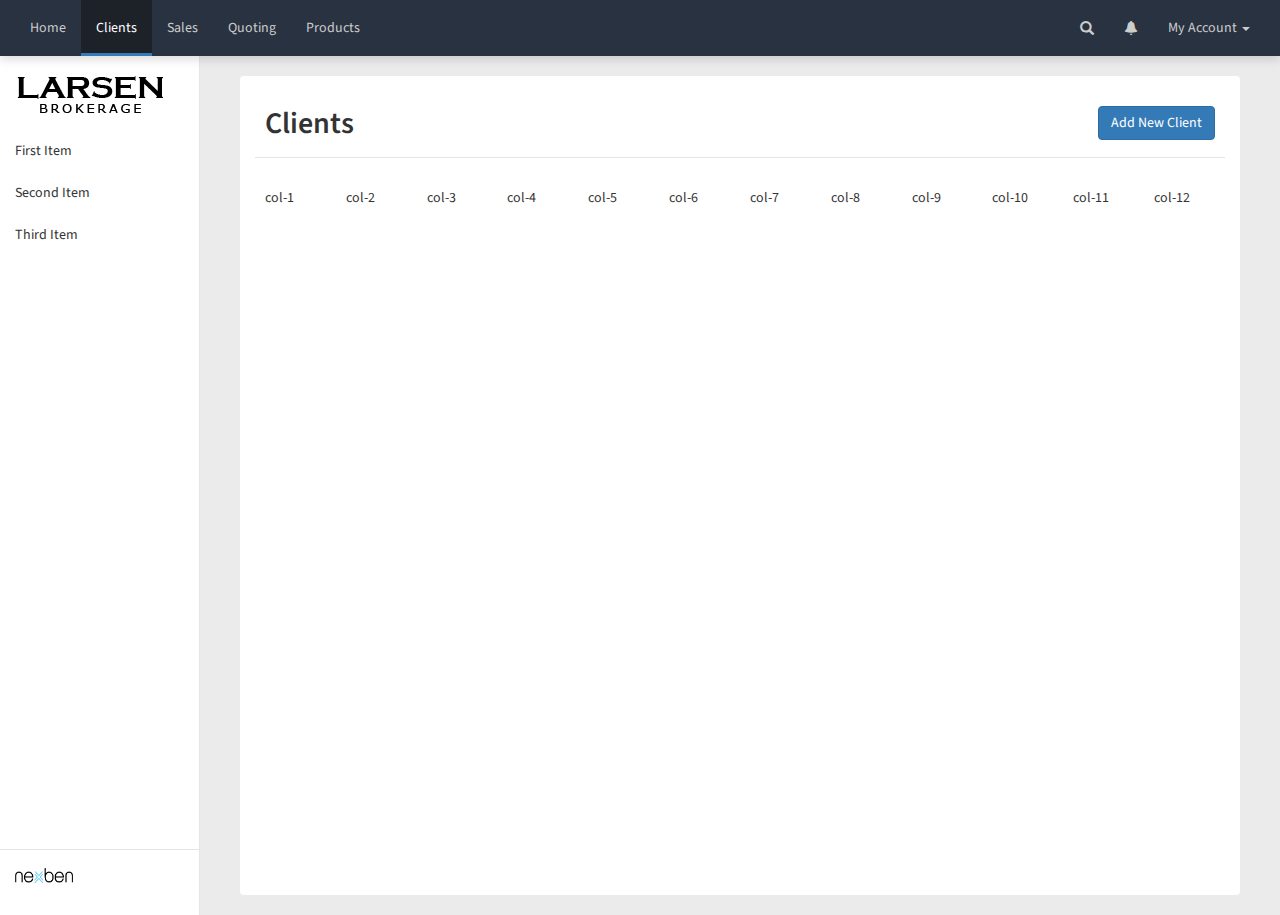
<file: index.html>
<!DOCTYPE html>
<html lang="en">
  <head>
    <!-- Required meta tags -->
    <meta charset="utf-8">
    <meta http-equiv="X-UA-Compatible" content="IE=edge">
    <meta name="viewport" content="width=device-width, initial-scale=1">

    <!-- Bootstrap CSS -->
    <link href="bootstrap-3.3-2.7-dist/css/bootstrap.css" rel="stylesheet">
		<link href="https://fonts.googleapis.com/css?family=Source+Sans+Pro:300,300i,400,400i,600,600i,700,700i" rel="stylesheet">
  </head>
  <body>
    
    <nav class="navbar navbar-inverse navbar-fixed-top">
      <div class="container-fluid">
        <!-- Brand and toggle get grouped for better mobile display -->
        <div class="navbar-header">
          <button type="button" class="navbar-toggle collapsed" data-toggle="collapse" data-target="#bs-example-navbar-collapse-1" aria-expanded="false">
            <span class="sr-only">Toggle navigation</span>
            <span class="icon-bar"></span>
            <span class="icon-bar"></span>
            <span class="icon-bar"></span>
          </button>
          
        </div>

        <!-- Collect the nav links, forms, and other content for toggling -->
        <div class="collapse navbar-collapse" id="bs-example-navbar-collapse-1">
          <ul class="nav navbar-nav">
            <li><a href="dashboard.html">Home</a></li>
            <li class="active"><a href="#">Clients<span class="sr-only">(current)</span></a></li>
            <li><a href="#">Sales</a></li> 
            <li><a href="quoting.html">Quoting</a></li> 
            <li><a href="#">Products</a></li> 
          </ul>

          <ul class="nav navbar-nav navbar-right">
            <li><a class="glyphicon glyphicon-search" href="#"></a></li>
            <li><a class="glyphicon glyphicon-bell" href="#"></a></li>
            <li class="dropdown">
              <a href="#" class="dropdown-toggle" data-toggle="dropdown" role="button" aria-haspopup="true" aria-expanded="false">My Account <span class="caret"></span></a>
              <ul class="dropdown-menu">
                <li><a href="#">My Profile</a></li>
                <li><a href="#">Agency Profile</a></li>
                <li><a href="#">Appointments</a></li>
                <li role="separator" class="divider"></li>
                <li><a href="#">Logout</a></li>
              </ul>
            </li>
          </ul>
        </div><!-- /.navbar-collapse -->
      </div><!-- /.container-fluid -->
			
			<!-- Breadcrumb bar hidden -->
			<div class="navbar breadcrumb-fixed hidden">
        <div class="container-fluid">
            <ul class="breadcrumb">
                <li><a href="#">First Item</a></li>
                <li><a href="#">Second Item</a></li>
                <li><a class="active" href="#">Third Item</a></li>
            </ul>
        </div>
    </div>
    </nav>

			<section class="sidebar hidden-xs">
				<div class="logo-area-container">
					<div class="logo-area">
						<img src="imgs/Larsen_Logo@0.5x.png">
					</div>
				</div>
				<!-- Small back button on sidenav currently hidden -->
				<div class="sidebar-back hidden">
					<a><span class="glyphicon glyphicon-menu-left"></span>Back to last page</a>
				</div>
				<ul class="nav nav-pills nav-stacked">	
					<li role="presentation"><a href="#">First Item</a></li>
					<li role="presentation"><a href="#">Second Item</a></li>
					<li role="presentation"><a href="#">Third Item</a></li>
				</ul>
				<div class="secondary-logo-area-container">
					<a href="https://www.nexben.com" class="secondary-logo-area">
						<img src="imgs/Nexben-Logo-Primary-200px.png">
					</a>
				</div>
			</section>

			<section class="workspace">
				<div class="workspace-area">
					<div class="row workspace-header">	
						<div class="col-sm-9">
							<h2 class="no-margin">Clients</h2>
						</div>
						<div class="col-sm-3">
							<a class="pull-right btn btn-primary hidden-xs">Add New Client</a>
						</div>
					</div>

					<div class="row workspace-content">
						<div class="col-sm-1">col-1</div>
						<div class="col-sm-1">col-2</div>
						<div class="col-sm-1">col-3</div>
						<div class="col-sm-1">col-4</div>
						<div class="col-sm-1">col-5</div>
						<div class="col-sm-1">col-6</div>
						<div class="col-sm-1">col-7</div>
						<div class="col-sm-1">col-8</div>
						<div class="col-sm-1">col-9</div>
						<div class="col-sm-1">col-10</div>
						<div class="col-sm-1">col-11</div>
						<div class="col-sm-1">col-12</div>
					</div>

				</div>
			</section>

			<section>
			</section>


		
    <script src="https://ajax.googleapis.com/ajax/libs/jquery/1.12.4/jquery.min.js"></script>
    <script src="bootstrap-3.3-2.7-dist/js/bootstrap.js"></script>
  </body>
</html>
</file>
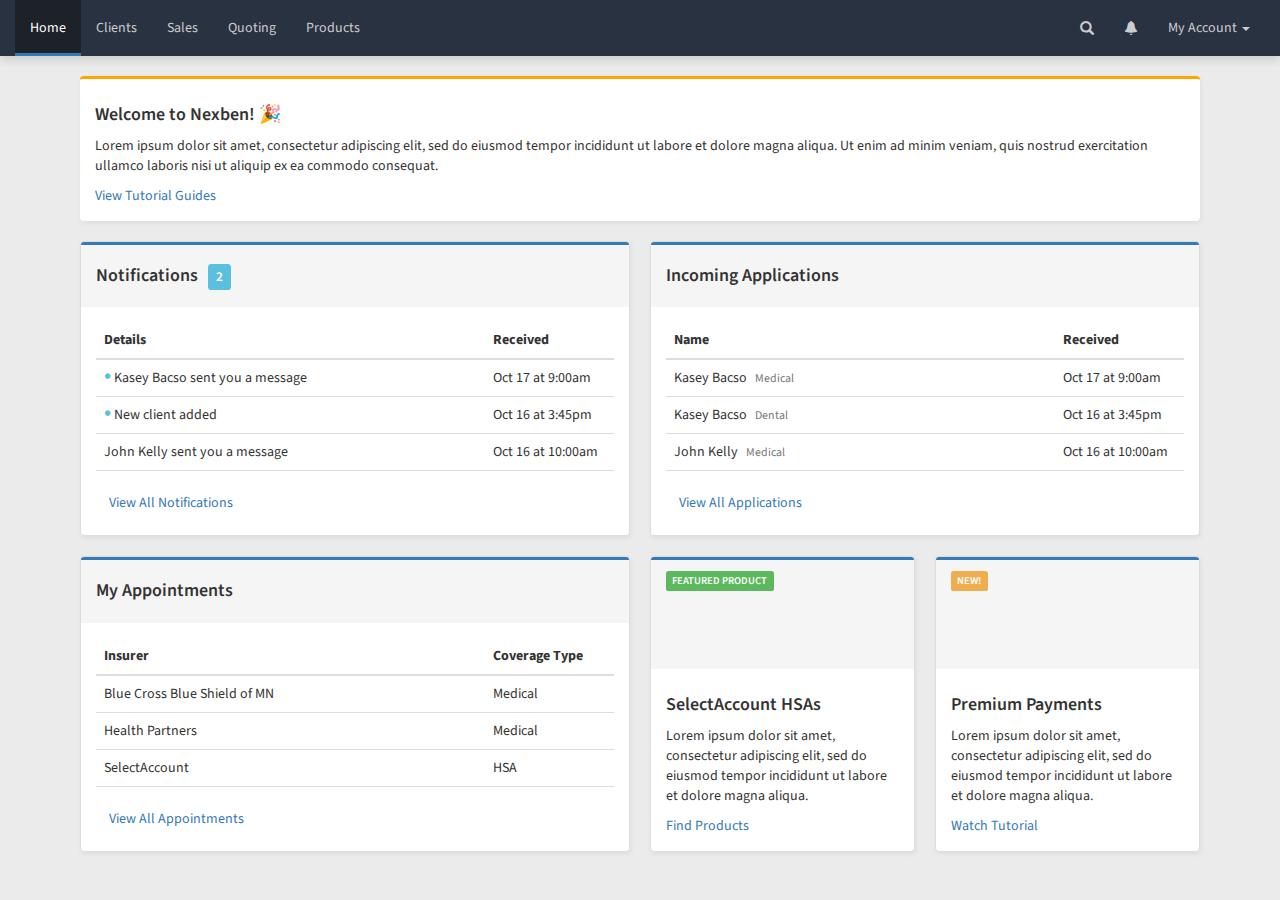
<file: dashboard.html>
<!DOCTYPE html>
<html lang="en">
  <head>
    <!-- Required meta tags -->
    <meta charset="utf-8">
    <meta http-equiv="X-UA-Compatible" content="IE=edge">
    <meta name="viewport" content="width=device-width, initial-scale=1">

    <!-- Bootstrap CSS -->
    <link href="bootstrap-3.3-2.7-dist/css/bootstrap.css" rel="stylesheet">
		<link href="https://fonts.googleapis.com/css?family=Source+Sans+Pro:300,300i,400,400i,600,600i,700,700i" rel="stylesheet">
  </head>
  <body>
    
    <nav class="navbar navbar-inverse navbar-fixed-top">
      <div class="container-fluid">
        <!-- Brand and toggle get grouped for better mobile display -->
        <div class="navbar-header">
          <button type="button" class="navbar-toggle collapsed" data-toggle="collapse" data-target="#bs-example-navbar-collapse-1" aria-expanded="false">
            <span class="sr-only">Toggle navigation</span>
            <span class="icon-bar"></span>
            <span class="icon-bar"></span>
            <span class="icon-bar"></span>
          </button>
          
        </div>

        <!-- Collect the nav links, forms, and other content for toggling -->
        <div class="collapse navbar-collapse" id="bs-example-navbar-collapse-1">
          <ul class="nav navbar-nav">
            <li class="active"><a href="#">Home<span class="sr-only">(current)</span></a></li>
            <li><a href="index.html">Clients</a></li>
            <li><a href="#">Sales</a></li> 
            <li><a href="quoting.html">Quoting</a></li> 
            <li><a href="#">Products</a></li> 
          </ul>

          <ul class="nav navbar-nav navbar-right">
            <li><a class="glyphicon glyphicon-search" href="#"></a></li>
            <li><a class="glyphicon glyphicon-bell" href="#"></a></li>
            <li class="dropdown">
              <a href="#" class="dropdown-toggle" data-toggle="dropdown" role="button" aria-haspopup="true" aria-expanded="false">My Account <span class="caret"></span></a>
              <ul class="dropdown-menu">
                <li><a href="#">My Profile</a></li>
                <li><a href="#">Agency Profile</a></li>
                <li><a href="#">Appointments</a></li>
                <li role="separator" class="divider"></li>
                <li><a href="#">Logout</a></li>
              </ul>
            </li>
          </ul>
        </div><!-- /.navbar-collapse -->
      </div><!-- /.container-fluid -->
			</nav>
		
		<div class="dashboard">
			<div class="container">
				
				<div class="row">
					<div class="module" style="border-top: 3px solid orange;">
						<h4>Welcome to Nexben! 🎉</h4>
						<p>Lorem ipsum dolor sit amet, consectetur adipiscing elit, sed do eiusmod tempor incididunt ut labore et dolore magna aliqua. Ut enim ad minim veniam, quis nostrud exercitation ullamco laboris nisi ut aliquip ex ea commodo consequat.</p>
						<a>View Tutorial Guides</a>
					</div>
				</div>
				
				<div class="col-sm-6">
					<div class="panel panel-default">
						<div class="panel-heading">
							<h4>Notifications<span class="label label-info">2</span></h4>
						</div>
						<div class="panel-body">
							<table class="table table-hover">
								<thead>
									<tr>
										<th class="col-sm-9">Details</th>
										<th class="col-sm-3">Received</th>
									</tr>
								</thead>
								<tbody>
									<tr>
										<td><span class="indicator"></span>Kasey Bacso sent you a message</td>
										<td>Oct 17 at 9:00am</td>
									</tr>
									<tr>
										<td><span class="indicator"></span>New client added</td>
										<td>Oct 16 at 3:45pm</td>
									</tr>
									<tr>
										<td>John Kelly sent you a message</td>
										<td>Oct 16 at 10:00am</td>
									</tr>
								</tbody>
							</table>
						</div>
						<div class="panel-footer">
							<a href="#" class="btn btn-link">View All Notifications</a>
						</div>
					</div>
				</div>
				
				<div class="col-sm-6">
					<div class="panel panel-default">
						<div class="panel-heading">
							<h4>Incoming Applications</h4>
						</div>
						<div class="panel-body">
							<table class="table table-hover">
								<thead>
									<tr>
										<th class="col-sm-9">Name</th>
										<th class="col-sm-3">Received</th>
									</tr>
								</thead>
								<tbody>
									<tr>
										<td>Kasey Bacso<span class="small">Medical</span></td>
										<td>Oct 17 at 9:00am</td>
									</tr>
									<tr>
										<td>Kasey Bacso<span class="small">Dental</span></td>
										<td>Oct 16 at 3:45pm</td>
									</tr>
									<tr>
										<td>John Kelly<span class="small">Medical</span></td>
										<td>Oct 16 at 10:00am</td>
									</tr>
								</tbody>
							</table>
						</div>
						<div class="panel-footer">
							<a href="#" class="btn btn-link">View All Applications</a>
						</div>
					</div>
				</div>
				
				<div class="col-sm-6">
						<div class="panel panel-default">
							<div class="panel-heading">
								<h4>My Appointments</h4>
							</div>
							<div class="panel-body">
								<table class="table table-hover">
									<thead>
										<tr>
											<th class="col-sm-9">Insurer</th>
											<th class="col-sm-3">Coverage Type</th>
										</tr>
									</thead>
									<tbody>
										<tr>
											<td>Blue Cross Blue Shield of MN</td>
											<td>Medical</td>
										</tr>
										<tr>
											<td>Health Partners</td>
											<td>Medical</td>
										</tr>
										<tr>
											<td>SelectAccount</td>
											<td>HSA</td>
										</tr>
									</tbody>
								</table>
							</div>
							<div class="panel-footer">
								<a href="#" class="btn btn-link">View All Appointments</a>
							</div>
						</div>
				</div>
				
				<div class="col-sm-3">
					<div class="panel panel-default">
						<div id="selectAccount" class="panel-heading image-card">
							<div class="label label-success">
								FEATURED PRODUCT
							</div>
						</div>
						<div class="panel-body">
							<h4>SelectAccount HSAs</h4>
							<p>Lorem ipsum dolor sit amet, consectetur adipiscing elit, sed do eiusmod tempor incididunt ut labore et dolore magna aliqua.</p>
							<a href="#">Find Products</a>
						</div>
					</div>
				</div>
				
				<div class="col-sm-3">
					<div class="panel panel-default">
						<div id="premiumPayments" class="panel-heading image-card">
							<div class="label label-warning">
								NEW! 
							</div>
						</div>
						<div class="panel-body">
							<h4>Premium Payments</h4>
							<p>Lorem ipsum dolor sit amet, consectetur adipiscing elit, sed do eiusmod tempor incididunt ut labore et dolore magna aliqua.</p>
							<a href="#">Watch Tutorial</a>
						</div>
					</div>
				</div>
				
			</div>
		</div>
		
		<script src="https://ajax.googleapis.com/ajax/libs/jquery/1.12.4/jquery.min.js"></script>
    <script src="bootstrap-3.3-2.7-dist/js/bootstrap.js"></script>
  </body>
</html>
</file>
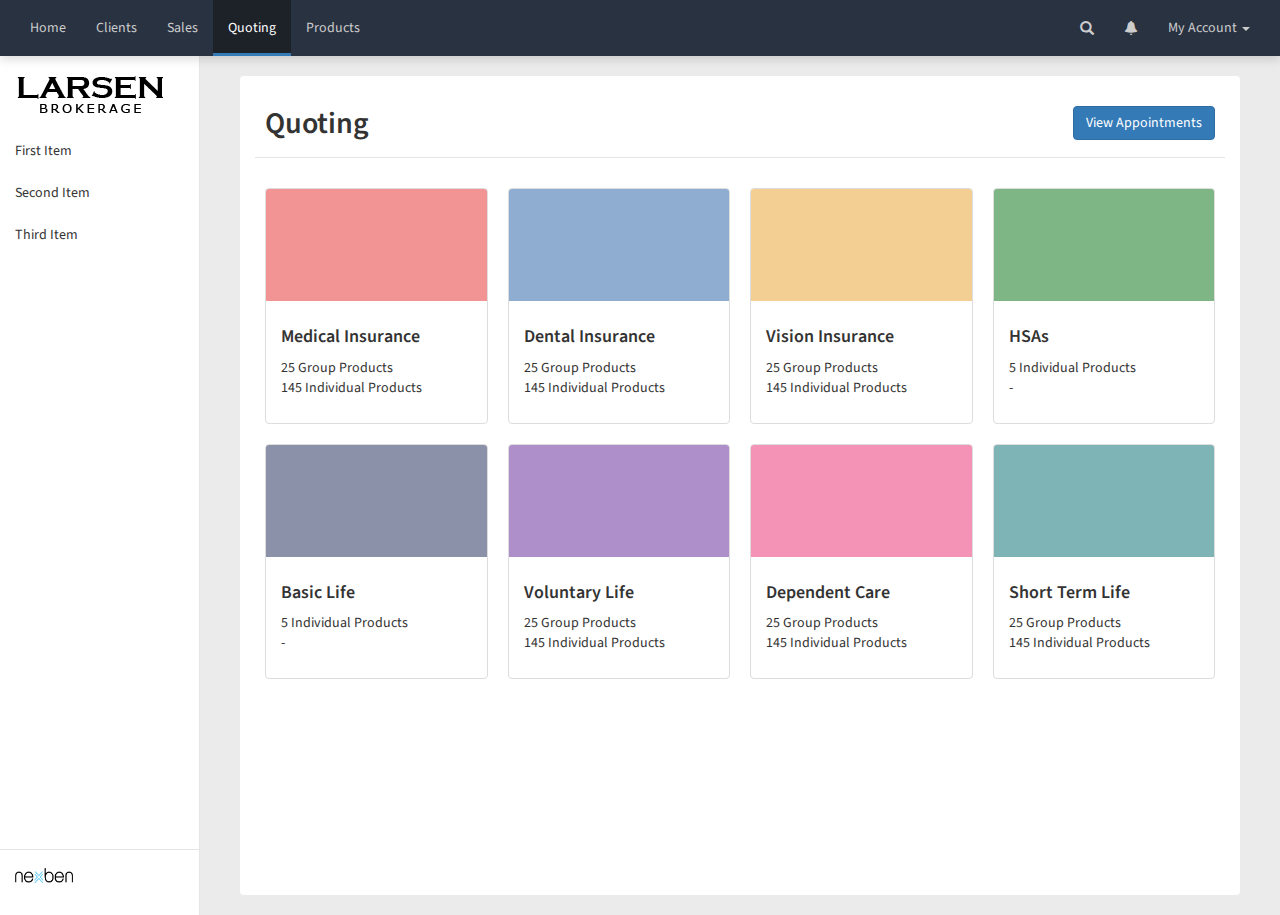
<file: quoting.html>
<!DOCTYPE html>
<html lang="en">
  <head>
    <!-- Required meta tags -->
    <meta charset="utf-8">
    <meta http-equiv="X-UA-Compatible" content="IE=edge">
    <meta name="viewport" content="width=device-width, initial-scale=1">

    <!-- Bootstrap CSS -->
    <link href="bootstrap-3.3-2.7-dist/css/bootstrap.css" rel="stylesheet">
		<link href="https://fonts.googleapis.com/css?family=Source+Sans+Pro:300,300i,400,400i,600,600i,700,700i" rel="stylesheet">
  </head>
  <body>
    
    <nav class="navbar navbar-inverse navbar-fixed-top">
      <div class="container-fluid">
        <!-- Brand and toggle get grouped for better mobile display -->
        <div class="navbar-header">
          <button type="button" class="navbar-toggle collapsed" data-toggle="collapse" data-target="#bs-example-navbar-collapse-1" aria-expanded="false">
            <span class="sr-only">Toggle navigation</span>
            <span class="icon-bar"></span>
            <span class="icon-bar"></span>
            <span class="icon-bar"></span>
          </button>
          
        </div>

        <!-- Collect the nav links, forms, and other content for toggling -->
        <div class="collapse navbar-collapse" id="bs-example-navbar-collapse-1">
          <ul class="nav navbar-nav">
            <li><a href="dashboard.html">Home</a></li>
            <li><a href="index.html">Clients</a></li>
            <li><a href="#">Sales</a></li> 
            <li class="active"><a href="#">Quoting<span class="sr-only">(current)</span></a></li> 
            <li><a href="#">Products</a></li> 
          </ul>

          <ul class="nav navbar-nav navbar-right">
            <li><a class="glyphicon glyphicon-search" href="#"></a></li>
            <li><a class="glyphicon glyphicon-bell" href="#"></a></li>
            <li class="dropdown">
              <a href="#" class="dropdown-toggle" data-toggle="dropdown" role="button" aria-haspopup="true" aria-expanded="false">My Account <span class="caret"></span></a>
              <ul class="dropdown-menu">
                <li><a href="#">My Profile</a></li>
                <li><a href="#">Agency Profile</a></li>
                <li><a href="#">Appointments</a></li>
                <li role="separator" class="divider"></li>
                <li><a href="#">Logout</a></li>
              </ul>
            </li>
          </ul>
        </div><!-- /.navbar-collapse -->
      </div><!-- /.container-fluid -->
			
			<!-- Breadcrumb bar hidden -->
			<div class="navbar breadcrumb-fixed hidden">
        <div class="container-fluid">
            <ul class="breadcrumb">
                <li><a href="#">First Item</a></li>
                <li><a href="#">Second Item</a></li>
                <li><a class="active" href="#">Third Item</a></li>
            </ul>
        </div>
    </div>
    </nav>

			<section class="sidebar hidden-xs">
				<div class="logo-area-container">
					<div class="logo-area">
						<img src="imgs/Larsen_Logo@0.5x.png">
					</div>
				</div>
				<!-- Small back button on sidenav currently hidden -->
				<div class="sidebar-back hidden">
					<a><span class="glyphicon glyphicon-menu-left"></span>Back to last page</a>
				</div>
				<ul class="nav nav-pills nav-stacked">	
					<li role="presentation"><a href="#">First Item</a></li>
					<li role="presentation"><a href="#">Second Item</a></li>
					<li role="presentation"><a href="#">Third Item</a></li>
				</ul>
				<div class="secondary-logo-area-container">
					<a href="https://www.nexben.com" class="secondary-logo-area">
						<img src="imgs/Nexben-Logo-Primary-200px.png">
					</a>
				</div>
			</section>

			<section class="workspace">
				<div class="workspace-area">
					<div class="row workspace-header">	
						<div class="col-sm-9">
							<h2 class="no-margin">Quoting</h2>
						</div>
						<div class="col-sm-3 hidden-xs">
							<a class="pull-right btn btn-primary">View Appointments</a>
						</div>
					</div>
					<div class="row workspace-content">
						<div class="col-sm-3">
							<div class="panel panel-default">
								<div id="medicalCard" class="panel-heading image-card">
								</div>
								<div class="panel-body">
									<h4>Medical Insurance</h4>
									<p class="">25 Group Products<br>145 Individual Products</p>
								</div>
							</div>
						</div>
						<div class="col-sm-3">
							<div class="panel panel-default">
								<div id="dentalCard" class="panel-heading image-card">
								</div>
								<div class="panel-body">
									<h4>Dental Insurance</h4>
									<p class="">25 Group Products<br>145 Individual Products</p>
								</div>
							</div>
						</div>
						<div class="col-sm-3">
							<div class="panel panel-default">
								<div id="visionCard" class="panel-heading image-card">
								</div>
								<div class="panel-body">
									<h4>Vision Insurance</h4>
									<p class="">25 Group Products<br>145 Individual Products</p>
								</div>
							</div>
						</div>
						<div class="col-sm-3">
							<div class="panel panel-default">
								<div id="hsaCard" class="panel-heading image-card">
								</div>
								<div class="panel-body">
									<h4>HSAs</h4>
									<p class="">5 Individual Products<br>-</p>
								</div>
							</div>
						</div>
						<div class="col-sm-3">
							<div class="panel panel-default">
								<div id="basicLifeCard" class="panel-heading image-card">
								</div>
								<div class="panel-body">
									<h4>Basic Life</h4>
									<p class="">5 Individual Products<br>-</p>
								</div>
							</div>
						</div>
						<div class="col-sm-3">
							<div class="panel panel-default">
								<div id="voluntaryLifeCard" class="panel-heading image-card">
								</div>
								<div class="panel-body">
									<h4>Voluntary Life</h4>
									<p class="">25 Group Products<br>145 Individual Products</p>
								</div>
							</div>
						</div>
						<div class="col-sm-3">
							<div class="panel panel-default">
								<div id="dependentCareCard" class="panel-heading image-card">
								</div>
								<div class="panel-body">
									<h4>Dependent Care</h4>
									<p class="">25 Group Products<br>145 Individual Products</p>
								</div>
							</div>
						</div>
						<div class="col-sm-3">
							<div class="panel panel-default">
								<div id="shortTermLifeCard" class="panel-heading image-card">
								</div>
								<div class="panel-body">
									<h4>Short Term Life</h4>
									<p class="">25 Group Products<br>145 Individual Products</p>
								</div>
							</div>
						</div>
					</div>
				</div>
			</section>

			<section>
			sdlsdjkkjsf</section>


		
    <script src="https://ajax.googleapis.com/ajax/libs/jquery/1.12.4/jquery.min.js"></script>
    <script src="bootstrap-3.3-2.7-dist/js/bootstrap.js"></script>
  </body>
</html>
</file>
